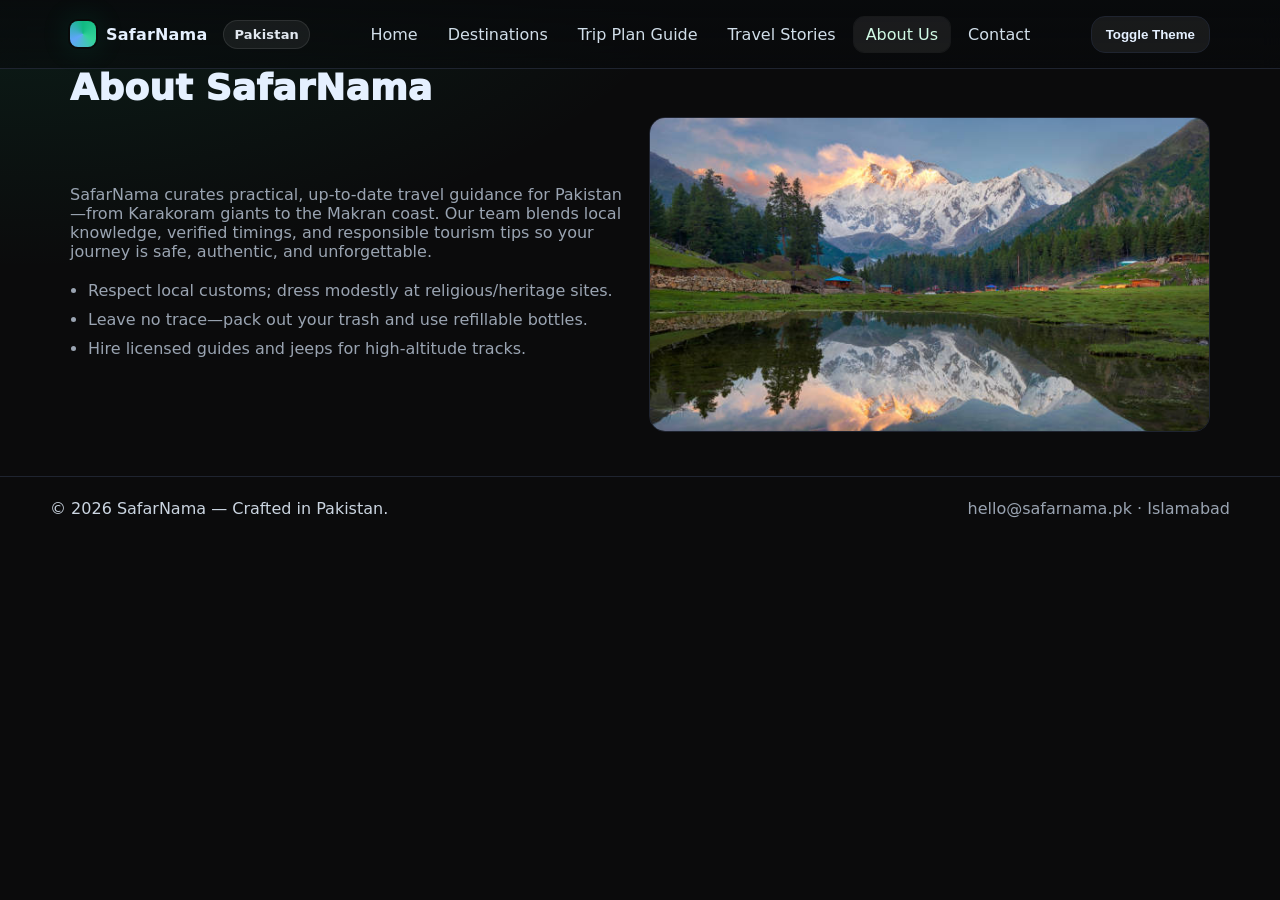
<file: about.html>
<!DOCTYPE html>
<html lang="en">
<head>
  <meta charset="utf-8"/>
  <meta name="viewport" content="width=device-width, initial-scale=1"/>
  <title>About Us — SafarNama</title>
  <link rel="stylesheet" href="assets/styles.css"/>
</head>
<body>
  <main class="container">
    <section id="about">
      <h1 class="title reveal" style="font-size:36px">About SafarNama</h1>
      <div class="grid cols-2" style="gap:18px;align-items:center">
        <div>
          <p class="muted">SafarNama curates practical, up-to-date travel guidance for Pakistan—from Karakoram giants to the Makran coast. Our team blends local knowledge, verified timings, and responsible tourism tips so your journey is safe, authentic, and unforgettable.</p>
          <ul class="muted" style="padding-left:18px;line-height:1.8">
            <li>Respect local customs; dress modestly at religious/heritage sites.</li>
            <li>Leave no trace—pack out your trash and use refillable bottles.</li>
            <li>Hire licensed guides and jeeps for high-altitude tracks.</li>
          </ul>
        </div>
        <img class="thumb" style="border-radius:16px;border:1px solid var(--border)" src="images/pakistan_landscape_final.jpg" alt="Pakistan landscape"/>
      </div>
    </section>
  </main>
  <script src="assets/app.js" defer></script>
</body>
</html>
</file>
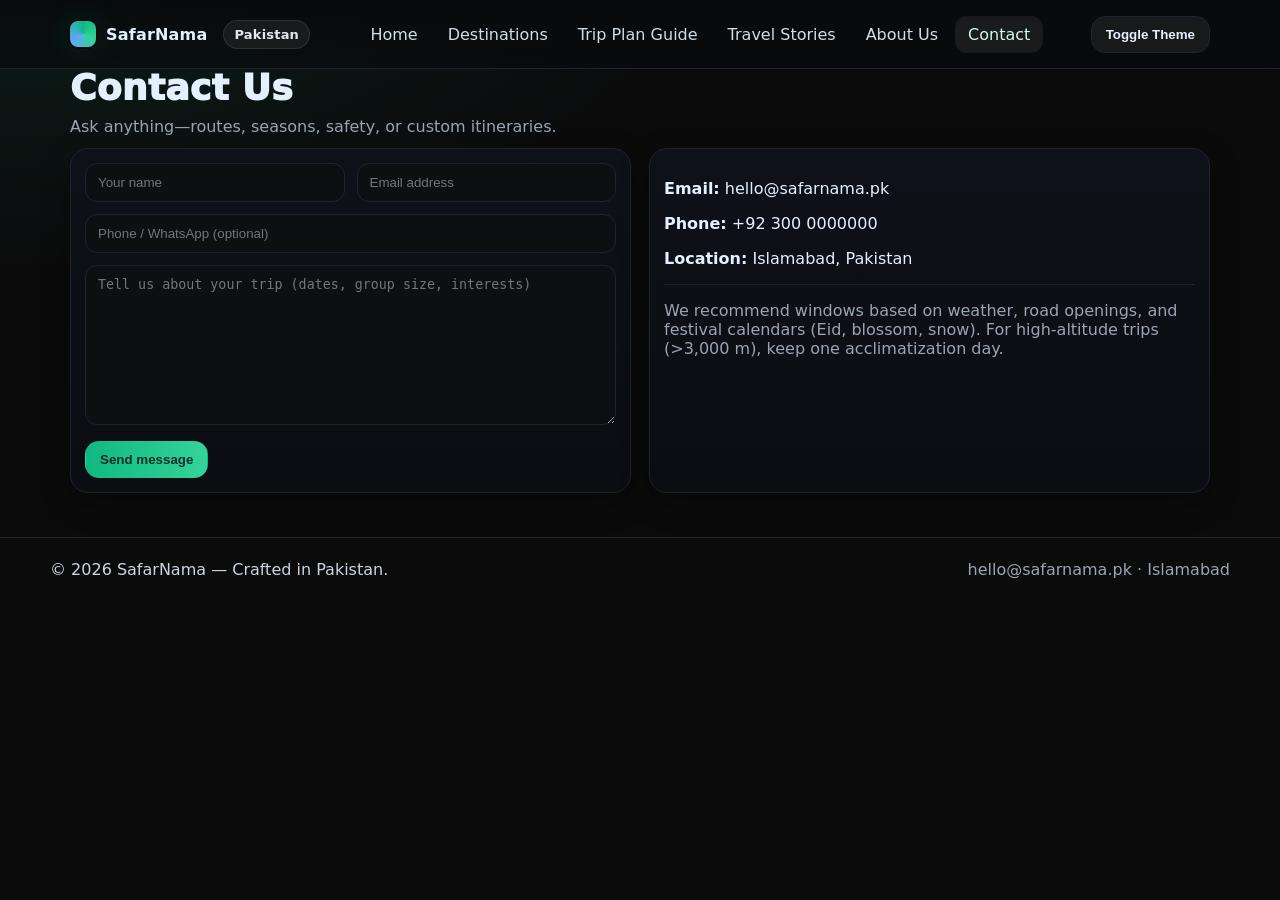
<file: contact.html>
<!DOCTYPE html>
<html lang="en">
<head>
  <meta charset="utf-8"/>
  <meta name="viewport" content="width=device-width, initial-scale=1"/>
  <title>Contact — SafarNama</title>
  <link rel="stylesheet" href="assets/styles.css"/>
</head>
<body>
  <main class="container">
    <section id="contact">
      <h1 class="title reveal" style="font-size:36px">Contact Us</h1>
      <p class="muted reveal" style="margin:0 0 12px">Ask anything—routes, seasons, safety, or custom itineraries.</p>
      <div class="grid cols-2" style="gap:18px">
        <form id="contactForm" class="card">
          <div class="card-body">
            <div class="row cols-2">
              <input required placeholder="Your name"/>
              <input required type="email" placeholder="Email address"/>
            </div>
            <input placeholder="Phone / WhatsApp (optional)" style="margin-top:12px"/>
            <textarea required placeholder="Tell us about your trip (dates, group size, interests)" style="margin-top:12px"></textarea>
            <button class="btn primary" style="margin-top:12px" type="submit">Send message</button>
            <p id="sentMsg" class="muted hidden" style="margin-top:8px;color:#86efac">Thanks! We’ll reply within 24 hours.</p>
          </div>
        </form>
        <div class="card">
          <div class="card-body">
            <p><b>Email:</b> hello@safarnama.pk</p>
            <p><b>Phone:</b> +92 300 0000000</p>
            <p><b>Location:</b> Islamabad, Pakistan</p>
            <hr style="border:none;border-top:1px solid var(--border);margin:12px 0"/>
            <p class="muted">We recommend windows based on weather, road openings, and festival calendars (Eid, blossom, snow). For high-altitude trips (&gt;3,000 m), keep one acclimatization day.</p>
          </div>
        </div>
      </div>
    </section>
  </main>
  <script src="assets/app.js" defer></script>
</body>
</html>
</file>
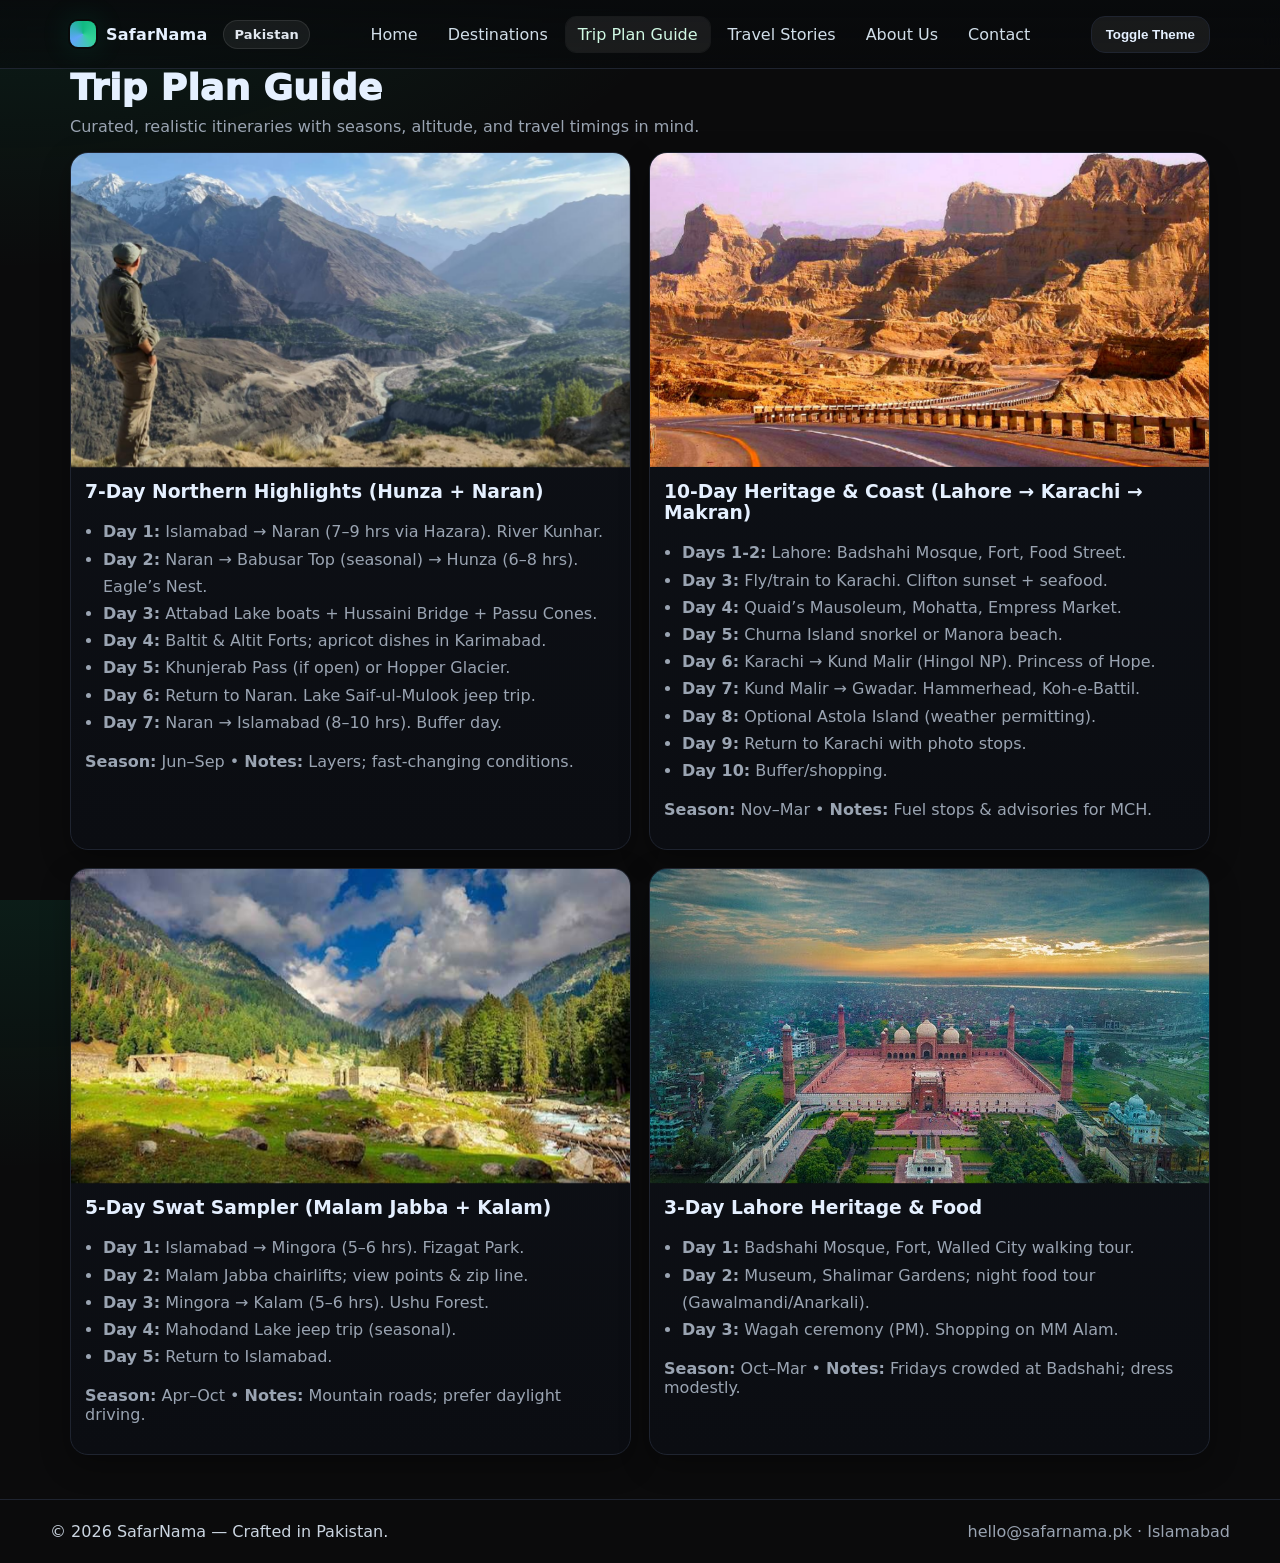
<file: trip-plans.html>
<!DOCTYPE html>
<html lang="en">
<head>
  <meta charset="utf-8"/>
  <meta name="viewport" content="width=device-width, initial-scale=1"/>
  <title>Trip Plan Guide — SafarNama</title>
  <link rel="stylesheet" href="assets/styles.css"/>
</head>
<body>
  <main class="container">
    <section id="trip-plans">
      <h1 class="title reveal" style="font-size:36px">Trip Plan Guide</h1>
      <p class="muted reveal" style="margin:0 0 16px">Curated, realistic itineraries with seasons, altitude, and travel timings in mind.</p>
      <div class="grid cols-2">
        <article class="card reveal" data-tilt>
          <img class="thumb" src="images/hunza_top_final.jpeg" alt="Hunza"/>
          <div class="card-body">
            <h3 style="margin:0 0 6px">7-Day Northern Highlights (Hunza + Naran)</h3>
            <ul class="muted" style="padding-left:18px;line-height:1.7">
              <li><b>Day 1:</b> Islamabad → Naran (7–9 hrs via Hazara). River Kunhar.</li>
              <li><b>Day 2:</b> Naran → Babusar Top (seasonal) → Hunza (6–8 hrs). Eagle’s Nest.</li>
              <li><b>Day 3:</b> Attabad Lake boats + Hussaini Bridge + Passu Cones.</li>
              <li><b>Day 4:</b> Baltit & Altit Forts; apricot dishes in Karimabad.</li>
              <li><b>Day 5:</b> Khunjerab Pass (if open) or Hopper Glacier.</li>
              <li><b>Day 6:</b> Return to Naran. Lake Saif‑ul‑Mulook jeep trip.</li>
              <li><b>Day 7:</b> Naran → Islamabad (8–10 hrs). Buffer day.</li>
            </ul>
            <p class="muted"><b>Season:</b> Jun–Sep • <b>Notes:</b> Layers; fast‑changing conditions.</p>
          </div>
        </article>

        <article class="card reveal" data-tilt>
          <img class="thumb" src="images/makran_final.jpg" alt="Makran"/>
          <div class="card-body">
            <h3 style="margin:0 0 6px">10-Day Heritage & Coast (Lahore → Karachi → Makran)</h3>
            <ul class="muted" style="padding-left:18px;line-height:1.7">
              <li><b>Days 1‑2:</b> Lahore: Badshahi Mosque, Fort, Food Street.</li>
              <li><b>Day 3:</b> Fly/train to Karachi. Clifton sunset + seafood.</li>
              <li><b>Day 4:</b> Quaid’s Mausoleum, Mohatta, Empress Market.</li>
              <li><b>Day 5:</b> Churna Island snorkel or Manora beach.</li>
              <li><b>Day 6:</b> Karachi → Kund Malir (Hingol NP). Princess of Hope.</li>
              <li><b>Day 7:</b> Kund Malir → Gwadar. Hammerhead, Koh‑e‑Battil.</li>
              <li><b>Day 8:</b> Optional Astola Island (weather permitting).</li>
              <li><b>Day 9:</b> Return to Karachi with photo stops.</li>
              <li><b>Day 10:</b> Buffer/shopping.</li>
            </ul>
            <p class="muted"><b>Season:</b> Nov–Mar • <b>Notes:</b> Fuel stops & advisories for MCH.</p>
          </div>
        </article>

        <article class="card reveal" data-tilt>
          <img class="thumb" src="images/swat_final.jpg" alt="Swat"/>
          <div class="card-body">
            <h3 style="margin:0 0 6px">5-Day Swat Sampler (Malam Jabba + Kalam)</h3>
            <ul class="muted" style="padding-left:18px;line-height:1.7">
              <li><b>Day 1:</b> Islamabad → Mingora (5–6 hrs). Fizagat Park.</li>
              <li><b>Day 2:</b> Malam Jabba chairlifts; view points & zip line.</li>
              <li><b>Day 3:</b> Mingora → Kalam (5–6 hrs). Ushu Forest.</li>
              <li><b>Day 4:</b> Mahodand Lake jeep trip (seasonal).</li>
              <li><b>Day 5:</b> Return to Islamabad.</li>
            </ul>
            <p class="muted"><b>Season:</b> Apr–Oct • <b>Notes:</b> Mountain roads; prefer daylight driving.</p>
          </div>
        </article>

        <article class="card reveal" data-tilt>
          <img class="thumb" src="images/lahore_final.jpg" alt="Lahore"/>
          <div class="card-body">
            <h3 style="margin:0 0 6px">3-Day Lahore Heritage & Food</h3>
            <ul class="muted" style="padding-left:18px;line-height:1.7">
              <li><b>Day 1:</b> Badshahi Mosque, Fort, Walled City walking tour.</li>
              <li><b>Day 2:</b> Museum, Shalimar Gardens; night food tour (Gawalmandi/Anarkali).</li>
              <li><b>Day 3:</b> Wagah ceremony (PM). Shopping on MM Alam.</li>
            </ul>
            <p class="muted"><b>Season:</b> Oct–Mar • <b>Notes:</b> Fridays crowded at Badshahi; dress modestly.</p>
          </div>
        </article>
      </div>
    </section>
  </main>
  <script src="assets/app.js" defer></script>
</body>
</html>
</file>
<file: assets/styles.css>
:root{
  --bg:#0b0b0c; --panel:#0f1115; --text:#e5f0ff; --muted:#a0a8b5;
  --brand:#10b981; --brand-2:#34d399; --border:#1f2430; --hover:#161a22;
  --card:#0f1218; --ring:#22d3ee; --danger:#ef4444;
}
*{box-sizing:border-box}
html,body{margin:0;height:100%}
body{
  font-family: ui-sans-serif,system-ui,Segoe UI,Roboto,Helvetica,Arial,"Apple Color Emoji","Segoe UI Emoji";
  background: radial-gradient(1200px 600px at 0% -10%, #10b98122, transparent 60%), var(--bg);
  color:var(--text);
  overflow-x:hidden;
}
a{color:inherit;text-decoration:none}
.container{max-width:1180px;margin:0 auto;padding:0 20px}
header{
  position:sticky; top:0; z-index:50;
  background:linear-gradient(180deg, rgba(8,10,12,.9), rgba(8,10,12,.6));
  backdrop-filter: blur(10px);
  border-bottom:1px solid var(--border);
}
.nav{display:flex;align-items:center;justify-content:space-between;height:68px}
.brand{display:flex;gap:10px;align-items:center;font-weight:900;letter-spacing:.2px}
.brand-icon{
  width:26px;height:26px;border-radius:8px;
  background: conic-gradient(from 0deg, var(--brand), var(--brand-2), #60a5fa, var(--brand));
  box-shadow: 0 0 0 2px #0a0a0a, 0 0 30px #10b98133;
}
.links{display:none;gap:6px}
.links a{padding:8px 12px;border-radius:10px;color:#d1dee9}
.links a[aria-current="page"], .links a:hover{background:#ffffff12;color:#d1fae5;outline:1px solid #ffffff10}
.tools{display:flex;gap:8px;align-items:center}
.btn{
  border:1px solid var(--border); background:#ffffff10; color:var(--text);
  padding:10px 14px; border-radius:14px; cursor:pointer; font-weight:600;
  transition:.25s transform,.25s background,.25s box-shadow;
}
.btn:hover{background:#ffffff18; transform: translateY(-1px)}
.btn.primary{background:linear-gradient(90deg, var(--brand), var(--brand-2)); color:#052e2b; border-color:#0000}
.btn.primary:hover{filter:brightness(1.05)}
main{padding:40px 0}
footer{border-top:1px solid var(--border);margin-top:40px}
footer .row{display:flex;gap:16px;flex-wrap:wrap;align-items:center;justify-content:space-between;padding:22px 0;color:#cbd5e1}

/* Sections */
section{margin-bottom:44px}
h1.title{font-size:44px;line-height:1.05;margin:0 0 10px;font-weight:1000;letter-spacing:.3px}
.lead{max-width:720px;color:#cbd5e1;font-size:18px}

/* HERO */
.hero{
  position:relative; border:1px solid var(--border); border-radius:28px; overflow:hidden;
  background: radial-gradient(60% 60% at 50% 0%, rgba(16,185,129,.12), transparent 60%);
  isolation:isolate;
}
.hero::before{
  content:""; position:absolute; inset:0;
  background:url('https://images.unsplash.com/photo-1548786811-ff14170c4b36?q=80&w=1600&auto=format&fit=crop') center/cover no-repeat; opacity:.18; z-index:-1;
  pointer-events:none; /* ✅ fix */
}
.hero .orb{
  position:absolute; width:420px; height:420px; border-radius:50%;
  background: radial-gradient(circle at 30% 30%, #34d39955, transparent 60%);
  filter: blur(40px); animation: float 12s ease-in-out infinite;
  pointer-events:none; /* ✅ fix */
}
.hero .orb.o2{left:auto; right:-120px; top:-60px; background: radial-gradient(circle at 60% 40%, #22d3ee55, transparent 60%); animation-duration: 16s}
@keyframes float { 0%,100%{ transform:translateY(0) } 50%{ transform:translateY(24px) } }

.hero-inner{position:relative;padding:68px 24px}
.actions{margin-top:22px;display:flex;gap:12px;flex-wrap:wrap}

/* Grid */
.grid{display:grid;gap:18px}
@media (min-width:768px){
  .links{display:flex}
  .grid.cols-2{grid-template-columns:repeat(2,1fr)}
  .grid.cols-3{grid-template-columns:repeat(3,1fr)}
  .grid.cols-4{grid-template-columns:repeat(4,1fr)}
}
.card{
  background:linear-gradient(180deg,#0e1117,#0b0d12);
  border:1px solid var(--border); border-radius:18px; overflow:hidden;
  transition: transform .2s ease, box-shadow .3s ease, border-color .2s ease;
  box-shadow: 0 10px 30px #00000050;
  transform-style: preserve-3d; will-change: transform;
}
.card:hover{transform: translateY(-4px); border-color:#2b3244}
.thumb{aspect-ratio:16/9;width:100%;object-fit:cover;display:block; transform: translateZ(0.01px)}
.card-body{padding:14px}
.chip{display:inline-block;background:#ffffff10;border:1px solid #ffffff25;color:#a7f3d0;padding:2px 8px;border-radius:999px;font-size:12px}
.muted{color:#9aa4b2}
.meta{display:flex;gap:10px;flex-wrap:wrap;font-size:13px;color:#a3bacd}

/* Badges */
.badge-row{display:flex;gap:8px;flex-wrap:wrap}
.badge{background:#ffffff10;border:1px solid #ffffff18;border-radius:999px;padding:6px 10px;color:#e2e8f0;font-size:13px}

/* Forms */
input,textarea,select{width:100%;background:#0e0f13;border:1px solid var(--border);color:var(--text);padding:11px 12px;border-radius:12px;outline:none}
input:focus,textarea:focus,select:focus{box-shadow:0 0 0 3px #22d3ee33;border-color:#22d3ee66}
textarea{min-height:160px}
.row{display:grid;gap:12px}
@media (min-width:768px){.row.cols-2{grid-template-columns:repeat(2,1fr)}}

/* Reveal animation — DISABLED */
.reveal{opacity:1;transform:translateY(0);transition:none}
.reveal.show{opacity:1;transform:translateY(0)}

/* Parallax */
.parallax{transform:translateY(var(--parallax,0px)); transition: transform .1s}

/* Tilt hover */
[data-tilt]{--rx:0deg; --ry:0deg; transform: perspective(800px) rotateX(var(--rx)) rotateY(var(--ry)); transition: transform .15s ease}
[data-tilt]:hover{transition: transform .03s ease}

/* Lightbox */
.lightbox{position:fixed;inset:0;background:#000a;backdrop-filter:blur(4px);display:none;align-items:center;justify-content:center;z-index:100}
.lightbox.open{display:flex}
.lightbox img{max-width:90vw;max-height:80vh;border-radius:12px;border:1px solid var(--border)}
.lightbox .ctrl{position:absolute;top:50%;transform:translateY(-50%);padding:10px 14px;border-radius:12px;background:#111a;border:1px solid var(--border);cursor:pointer}
.lightbox .prev{left:20px}.lightbox .next{right:20px}
.lightbox .close{top:20px;right:20px;transform:none}

/* Utility */
.hidden{display:none}
</file>
